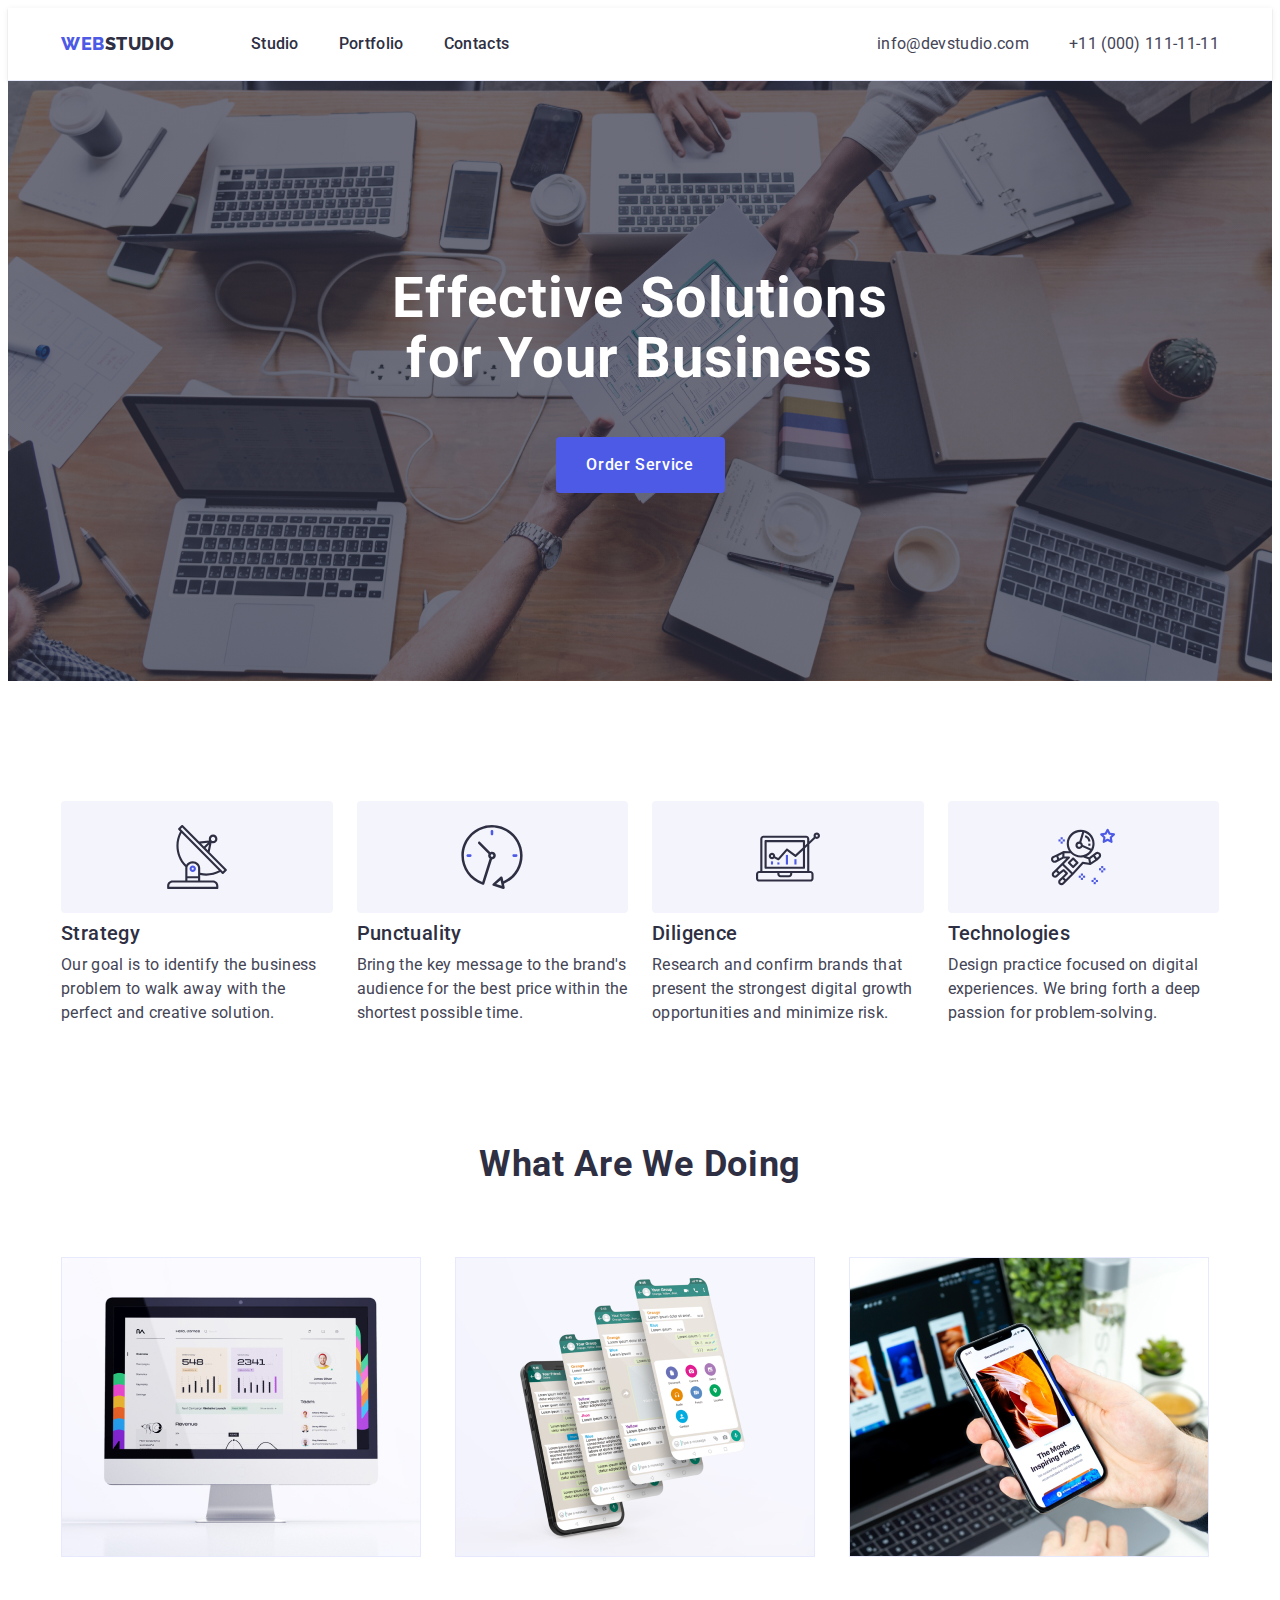
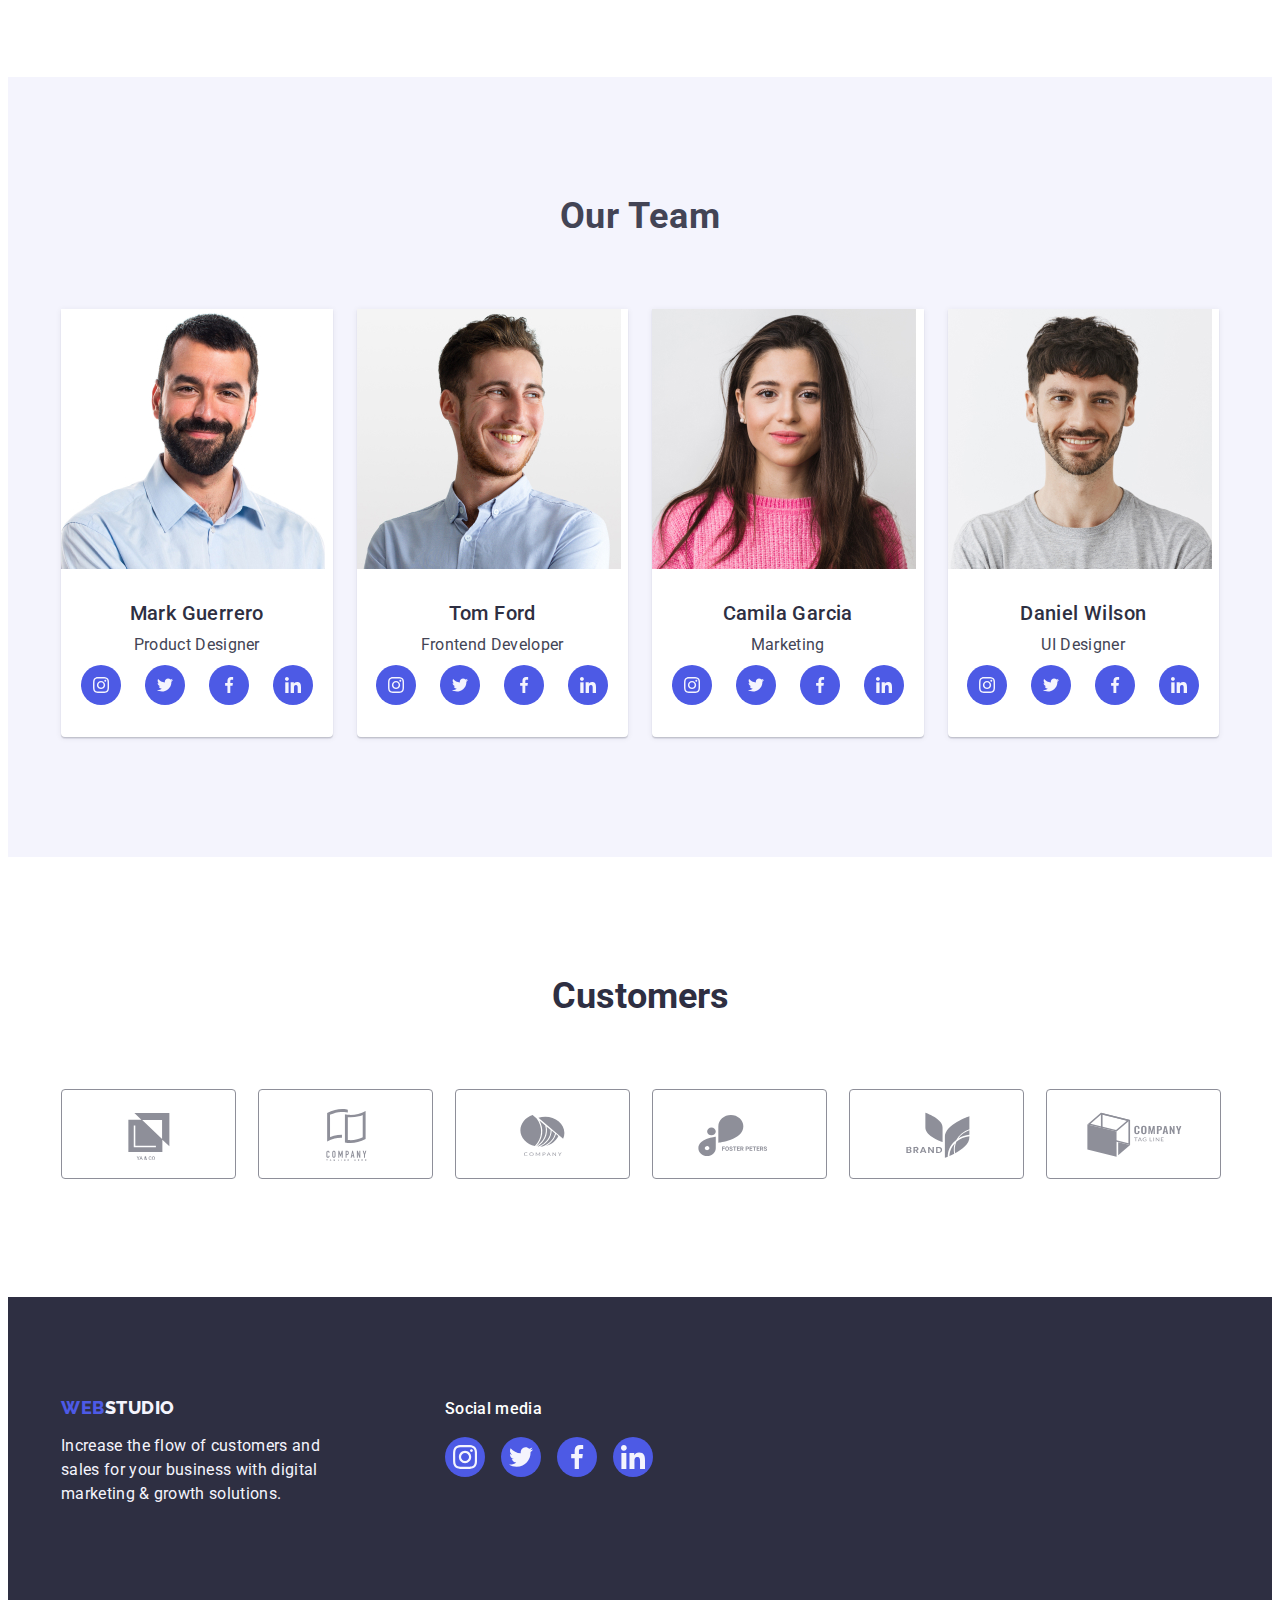
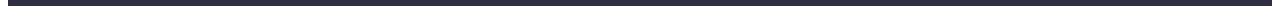
<file: index.html>
<!DOCTYPE html>
<html lang="en">
  <head>
    <meta charset="UTF-8" />
    <meta http-equiv="X-UA-Compatible" content="IE=edge" />
    <meta name="viewport" content="width=device-width, initial-scale=1.0"/>
    <title>WebStudio</title>
  <link rel="preconnect" href="https://fonts.googleapis.com">
  <link rel="preconnect" href="https://fonts.gstatic.com" crossorigin>
  <link href="https://fonts.googleapis.com/css2?family=Raleway:wght@800&family=Roboto:wght@400;500;700;900&display=swap"
    rel="stylesheet">
  <link rel="stylesheet" href="https://cdnjs.cloudflare.com/ajax/libs/modern-normalize/2.0.0/modern-normalize.min.css"
    integrity="sha512-4xo8blKMVCiXpTaLzQSLSw3KFOVPWhm/TRtuPVc4WG6kUgjH6J03IBuG7JZPkcWMxJ5huwaBpOpnwYElP/m6wg=="
    crossorigin="anonymous" referrerpolicy="no-referrer">

   <link rel="stylesheet" href="./css/styles.css"/>
   
  </head>
  <body>
    <header class="header-class">
     <div class="container header-item"> 
      <nav class="nav-item">
        <!--LOGO-->
        <a class="logo link" href="./index.html">Web<span class="logo-color">Studio</span></a>
        <ul class="header-menu-list list">
          <li><a class="list-a link" href="./index.html">Studio</a></li>
          <li><a class="list-a link" href="./portfolio.html">Portfolio</a></li>
          <li><a class="list-a link" href="">Contacts</a></li>
        </ul>
      </nav>
      <address class="address">
        <ul class="address-list list">
          <li class="item-addres">
            <a class="list-b link" href="mailto:info@devstudio.com">info@devstudio.com</a>
          </li>
          <li class="item-addres">
            <a class="list-b link" href="tel:+110001111111">+11 (000) 111-11-11</a>
          </li>
        </ul>
      </address>
     </div>
    </header>
    <!--main-->
    <main>
      <!--section1-->
      <section class="section-one">
        <div class="container">
          <h1 class="section-effective">Effective Solutions for Your Business</h1>
          <button class="section-but" type="button">Order Service</button>
        </div>
       </section>
      <!--section2-->
      <section class="section-two">
        <div class="container">
       <h2 class="visually-hidden">Features</h2>
        <ul class="features-list list">
          <li class="features-item">
          <div class="values-icon-container">
           <svg class="volues-icon" width="64" height="64">
           <use href="./images/icons.svg#icon-antenna-1"></use>
           </svg>
            </div>
            <h3 class="features-head">Strategy</h3>
            <p class="features-text">
              Our goal is to identify the business problem to walk away with the
              perfect and creative solution.
         </p>
          </li>
          <li class="features-item">
            <div class="values-icon-container">
              <svg class="volues-icon" width="64" height="64">
              <use href="./images/icons.svg#icon-clock-1"></use>
              </svg>
            </div>
            <h3 class="features-head">Punctuality</h3>
            <p class="features-text">
              Bring the key message to the brand's audience for the best price
              within the shortest possible time.
            </p>
          </li>
          <li class="features-item" >
            <div class="values-icon-container">
              <svg class="volues-icon" width="64" height="64">
                <use href="./images/icons.svg#icon-diagram-1"></use>
              </svg>
            </div>
            <h3 class="features-head">Diligence</h3>
            <p class="features-text">
              Research and confirm brands that present the strongest digital
              growth opportunities and minimize risk.
            </p>
          </li>
          <li class="features-item">
            <div class="values-icon-container">
              <svg class="volues-icon" width="64" height="64">
                <use href="./images/icons.svg#icon-astronaut-1"></use>
              </svg>
            </div>
            <h3 class="features-head">Technologies</h3>
            <p class="features-text">
              Design practice focused on digital experiences. We bring forth a
              deep passion for problem-solving.
            </p>
          </li>
        </ul>
        </div>
         </section>
      <!--section3-->
      <section class="section-work">
        <div class="work-container container"> 
<h2 class="section-img">What are we doing</h2>
<ul class="section-img-list list">
  <li class="section-work-picture">
    <img src="./images/img-5.jpg" alt="computer" width="360" height="300"/>
  </li>
  <li class="section-work-picture">
    <img src="./images/img-6.jpg" alt="mobil1" width="360" height="300"/>
  </li>
  <li class="section-work-picture">
    <img src="./images/img-7.jpg" alt="mobil2" width="360" height="300"/>
  </li>
  </ul>
  </div>
        
      </section>
      <!--section4-->
      <section class="section-format-img">
        <div class="section-format-corect container">
        <h2 class="section-format-work">Our Team</h2>
        <ul class="section-format-list list">
          <li class="section-picter">
            <img src="./images/img-1.jpg" alt="Mark" width="264"/>
    <div class="name-position">
<h3 class="features-head">Mark Guerrero</h3>
<p class="position-text">Product Designer</p>
<ul class="team-company list">
  <li class="company-list"><a href="#" class="social-list-link" target="_blank" rel="noopener noreferrer"><svg class="team-social_icon" width="16" height="16"><use href="./images/icons.svg#icon-instagram-2"></use></svg></a></li>
  <li class="company-list"><a href="#" class="social-list-link" target="_blank" rel="noopener noreferrer"><svg class="team-social_icon" width="16" height="16">
    <use href="./images/icons.svg#icon-twitter-1"></use>
  </svg></a></li>
  <li class="company-list"><a href="#" class="social-list-link" target="_blank" rel="noopener noreferrer"><svg class="team-social_icon" width="16" height="16">
    <use href="./images/icons.svg#icon-facebook-1"></use>
  </svg></a></li>
  <li class="company-list"><a href="#" class="social-list-link" target="_blank" rel="noopener noreferrer"><svg class="team-social_icon" width="16" height="16">
    <use href="./images/icons.svg#icon-linkedin-1"></use>
  </svg></a></li>
</ul>
</div>         
</li>

            <li class="section-picter">
            <img 
              src="./images/img-2.jpg"
              alt="Tom Ford"
              width="264"
              height="260"/>
<div class="name-position">
<h3 class="features-head">Tom Ford</h3>
<p class="position-text">Frontend Developer</p>
<ul class="team-company list">
  <li class="company-list"><a href="#" class="social-list-link" target="_blank" rel="noopener noreferrer"><svg class="team-social_icon" width="16" height="16">
    <use href="./images/icons.svg#icon-instagram-2"></use>
  </svg></a></li>
  <li class="company-list"><a href="#" class="social-list-link" target="_blank" rel="noopener noreferrer"><svg class="team-social_icon" width="16" height="16">
    <use href="./images/icons.svg#icon-twitter-1"></use></svg></a></li>
  <li class="company-list"><a href="#" class="social-list-link" target="_blank" rel="noopener noreferrer"><svg class="team-social_icon" width="16" height="16">
    <use href="./images/icons.svg#icon-facebook-1"></use></svg></a></li>
  <li class="company-list"><a href="#" class="social-list-link" target="_blank" rel="noopener noreferrer"><svg class="team-social_icon" width="16" height="16">
    <use href="./images/icons.svg#icon-linkedin-1"></use></svg></a></li>
</ul>
</div>
</li>
            <li class="section-picter">
            <img 
              src="./images/img-3.jpg"
              alt="Camilla Garcia"
              width="264"
              height="260"/>
       <div class="name-position">
<h3 class="features-head">Camila Garcia</h3>
<p class="position-text">Marketing</p>
<ul class="team-company list">
  <li class="company-list"><a href="#" class="social-list-link" target="_blank" rel="noopener noreferrer"><svg class="team-social_icon" width="16" height="16">
    <use href="./images/icons.svg#icon-instagram-2"></use>
  </svg></a> </li>
  <li class="company-list"><a href="#" class="social-list-link" target="_blank" rel="noopener noreferrer"><svg class="team-social_icon" width="16" height="16">
    <use href="./images/icons.svg#icon-twitter-1"></use></svg></a></li>

  <li class="company-list"><a href="#" class="social-list-link" target="_blank" rel="noopener noreferrer"><svg class="team-social_icon" width="16" height="16">
    <use href="./images/icons.svg#icon-facebook-1"></use></svg></a></li>
  <li class="company-list"><a href="#" class="social-list-link" target="_blank" rel="noopener noreferrer"><svg class="team-social_icon" width="16" height="16">
    <use href="./images/icons.svg#icon-linkedin-1"></use></svg></a></li>
</ul>
</div>     
</li>

            <li class="section-picter">
            <img
              src="./images/img-4.jpg"
              alt="Daniel Wilson"
              width="264"
              height="260"/>
           <div class="name-position">
<h3 class="features-head">Daniel Wilson</h3>
<p class="position-text">UI Designer</p>
<ul class="team-company list">
  <li class="company-list"><a href="#" class="social-list-link" target="_blank" rel="noopener noreferrer"><svg class="team-social_icon" width="16" height="16">
    <use href="./images/icons.svg#icon-instagram-2"></use>
  </svg></a></li>
  <li class="company-list"><a href="#" class="social-list-link" target="_blank" rel="noopener noreferrer"><svg class="team-social_icon" width="16" height="16">
    <use href="./images/icons.svg#icon-twitter-1"></use></svg></a></li>
  <li class="company-list"><a href="#" class="social-list-link" target="_blank" rel="noopener noreferrer"><svg class="team-social_icon" width="16" height="16">
    <use href="./images/icons.svg#icon-facebook-1"></use></svg></a></li>
  <li class="company-list"><a href="#" class="social-list-link" target="_blank" rel="noopener noreferrer"><svg class="team-social_icon" width="16" height="16">
    <use href="./images/icons.svg#icon-linkedin-1"></use></svg></a></li>
</ul>
</div>
</li>
        </ul>
        </div>
      </section>
      <!--section5-->
      <section class="costumers">
        <div class="container">
          <h2 class="costumers-name">Customers</h2>
          <ul class="costumers-list list">
            <li class="costumers-item"><a href="#" class="costumers-link link"><svg class="team-costumers_icon" width="104" height="56"><use href="./images/icons.svg#icon-Logo"></use></svg></a></li>
            <li class="costumers-item"><a href="#" class="costumers-link link"><svg class="team-costumers_icon" width="104" height="56"><use href="./images/icons.svg#icon-Logo-2"></use></svg></a></li>
            <li class="costumers-item"><a href="#" class="costumers-link link"><svg class="team-costumers_icon" width="104" height="56"><use href="./images/icons.svg#icon-Logo-3"></use></svg></a></li>
            <li class="costumers-item"><a href="#" class="costumers-link link"><svg class="team-costumers_icon" width="104" height="56"><use href="./images/icons.svg#icon-Logo-4"></use></svg></a></li>
            <li class="costumers-item"><a href="#" class="costumers-link link"><svg class="team-costumers_icon" width="104" height="56"><use href="./images/icons.svg#icon-Logo-5"></use></svg></a></li>
            <li class="costumers-item"><a href="#" class="costumers-link link"><svg class="team-costumers_icon" width="104" height="56"><use href="./images/icons.svg#icon-Logo-6"></use></svg></a></li>
            </ul>
        </div>
      </section>
    </main>
    <!--Footer-->
    <footer class="footer-page">
      <div class="footer-item container">
        <div class="footer-contanier">
<a class="logo-footer-item link" href="./index.html">Web<span class="logo-footer">Studio</span></a>
<p class="footer-text">
  Increase the flow of customers and sales for your business with digital
  marketing & growth solutions.
</p>
</div>
 <div class="footer-social-container">
    <p class="footer-social-text">Social media</p>
    <ul class="footer-social-list list">
      <li class="footer-social-item"><a href="#" class="footer-social-link link" target="_blank"
          rel="noopener noreferrer nofollow"><svg class="team-social_icon" width="24" height="24"><use href="./images/icons.svg#icon-instagram-2"></use></svg></a></li>
      <li class="footer-social-item"><a href="#" class="footer-social-link link" target="_blank"
          rel="noopener noreferrer nofollow"><svg class="team-social_icon" width="24" height="24"><use href="./images/icons.svg#icon-twitter-1"></use></svg></a></li>
      <li class="footer-social-item"><a href="#" class="footer-social-link link" target="_blank"
          rel="noopener noreferrer nofollow"><svg class="team-social_icon" width="24" height="24"><use href="./images/icons.svg#icon-facebook-1"></use></svg></a></li>
      <li class="footer-social-item"><a href="#" class="footer-social-link link" target="_blank"
          rel="noopener noreferrer nofollow"><svg class="team-social_icon" width="24" height="24"><use href="./images/icons.svg#icon-linkedin-1"></use></svg></a></li>
    </ul>
  </div>
  </div>
   </footer>
  </body>
</html>
</file>
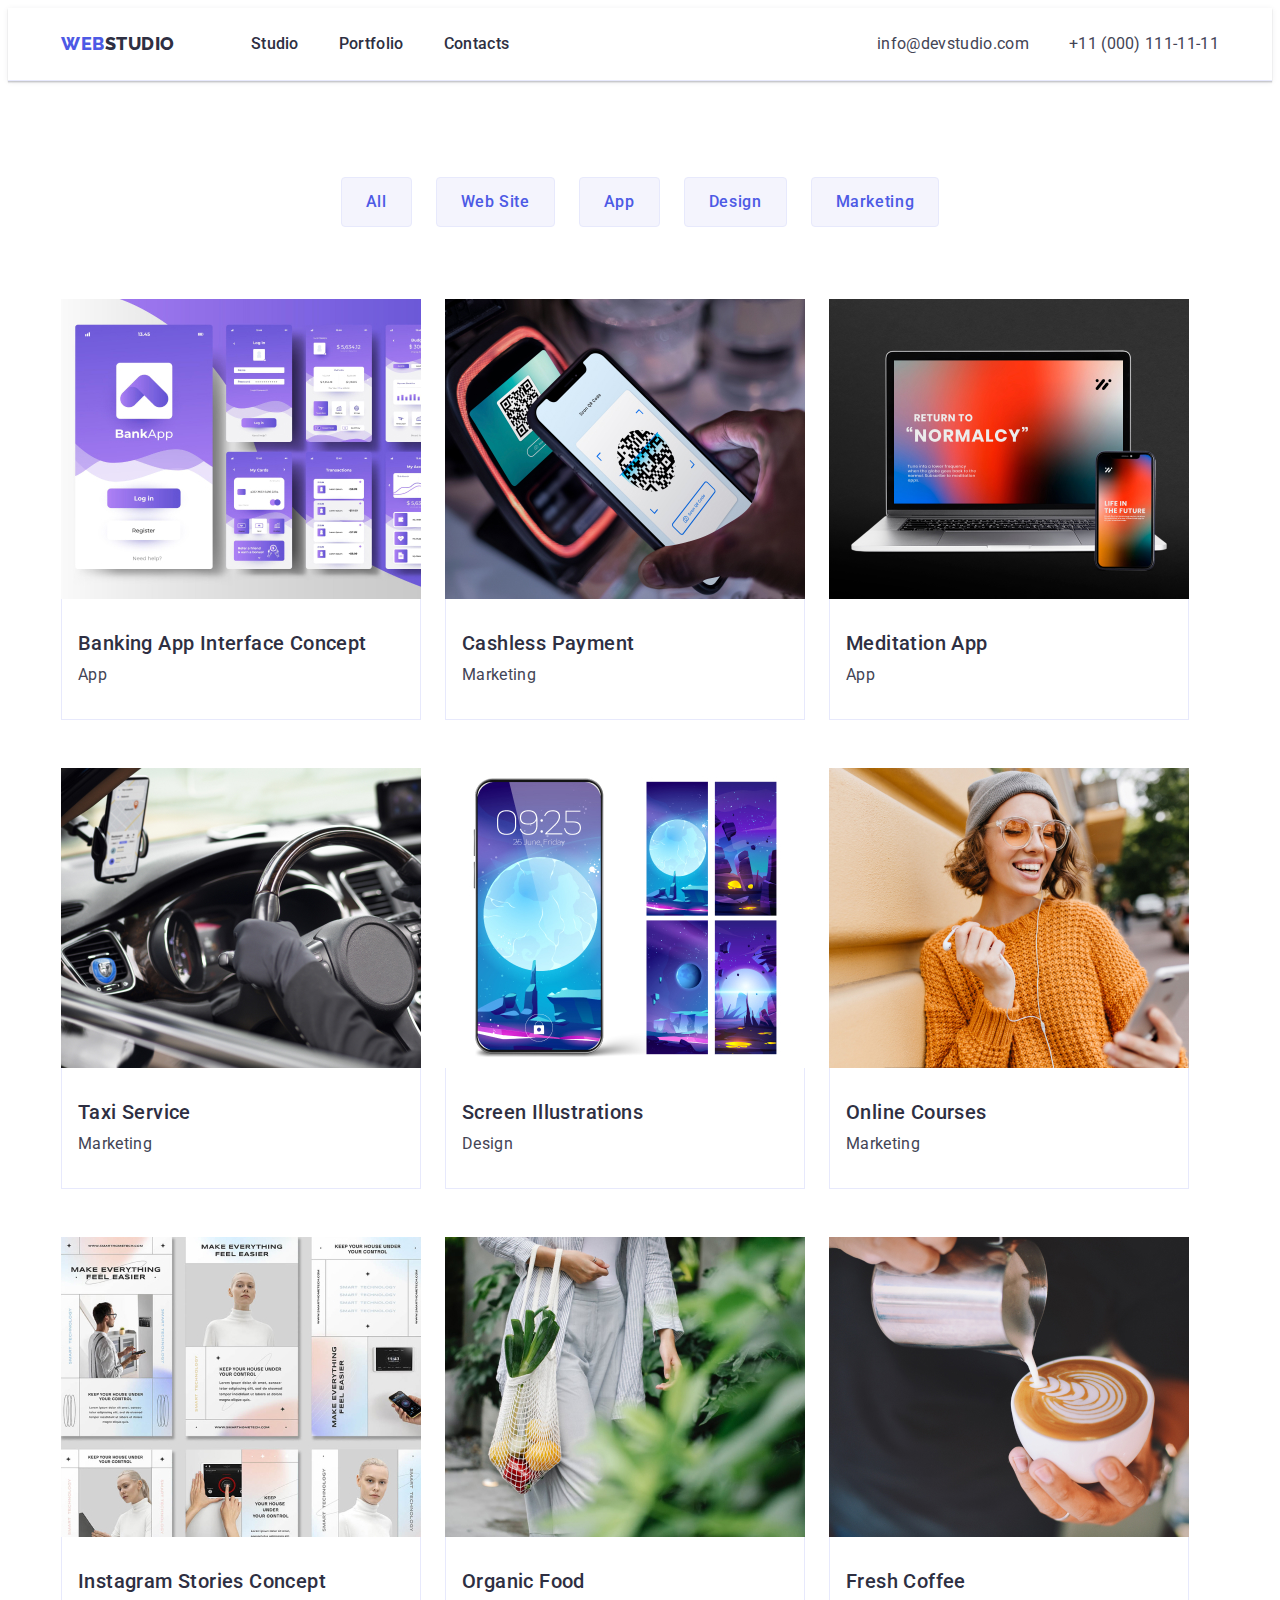
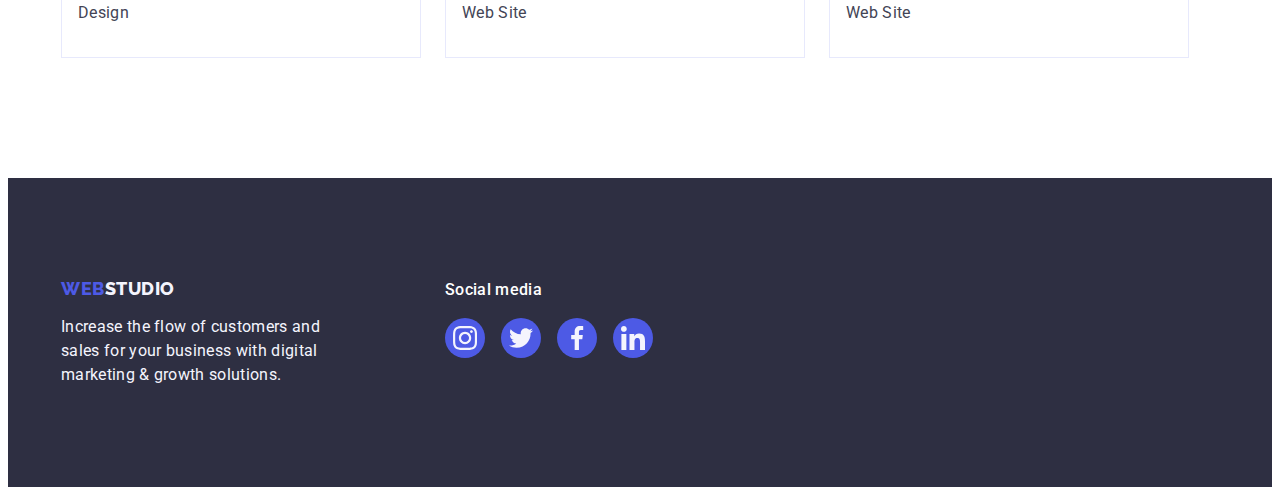
<file: portfolio.html>
<!DOCTYPE html>
<html lang="en">

<head>
  <meta charset="UTF-8" />
  <meta http-equiv="X-UA-Compatible" content="IE=edge" />
  <meta name="viewport" content="width=device-width, initial-scale=1.0" />
    <title>WebStudio</title>
  <link rel="preconnect" href="https://fonts.googleapis.com">
  <link rel="preconnect" href="https://fonts.gstatic.com" crossorigin>
  <link href="https://fonts.googleapis.com/css2?family=Raleway:wght@800&family=Roboto:wght@400;500;700;900&display=swap"
    rel="stylesheet">
   <link rel="stylesheet" href="https://cdnjs.cloudflare.com/ajax/libs/modern-normalize/2.0.0/modern-normalize.min.css"
    integrity="sha512-4xo8blKMVCiXpTaLzQSLSw3KFOVPWhm/TRtuPVc4WG6kUgjH6J03IBuG7JZPkcWMxJ5huwaBpOpnwYElP/m6wg=="
    crossorigin="anonymous" referrerpolicy="no-referrer">
    <link rel="stylesheet" href="./css/styles.css" />
</head>
   <header class="header-class">
    <div class="container header-item">
    <nav class="nav-item">
      <a class="logo link" href="./index.html">Web<span class="logo-color">Studio</span></a>
      <ul class="header-menu-list list">
        <li><a class="list-a link" href="./index.html">Studio</a></li>
        <li><a class="list-a link" href="./portfolio.html">Portfolio</a></li>
        <li><a class="list-a link" href="">Contacts</a></li>
      </ul>
     </nav>
    <address class="address">
      <ul class="header-address-list list">
        <li>
          <a class="list-b link" href="mailto:info@devstudio.com">info@devstudio.com</a>
        </li>
        <li>
          <a class="list-b link" href="tel:+110001111111">+11 (000) 111-11-11</a>
        </li>
      </ul>
    </address>
    </div>
  </header>
  <main>
    <!--hero-->
    <section class="prof-section">
      <div class="hero-prof-item container">
<h1 class="hidden-section visually-hidden">Portfolio</h1>
<ul class="website list">
  <li class="portf-desing"><button class="desing-all" type="button">All</button></li>
  <li class="portf-desing"><button class="desing-all" type="button">Web Site</button></li>
  <li class="portf-desing"><button class="desing-all" type="button">App</button></li>
  <li class="portf-desing"><button class="desing-all" type="button">Design</button></li>
  <li class="portf-desing"><button class="desing-all" type="button">Marketing</button></li>
</ul>

<!--section 2-->
<ul class="for list">
  <li class="second-app">
    <a href class="portfolio-link link">
      <img src="./images/portflu-1.jpg" alt="interface" width="360" height="300">
      <div class="app-conteiner">
<h2 class="card-name">Banking App Interface Concept</h2>
<p class="card-paragraf">App</p>

      </div>
      
    </a>
  </li>
  <li class="second-app">
    <a href class="portfolio-link link">
      <img src="./images/portflu-2.jpg" alt="interface" width="360" height="300">
      <div  class="app-conteiner">
<h2 class="card-name">Cashless Payment</h2>
<p class="card-paragraf">Marketing</p>
      </div>
      

    </a>
  </li>
  <li class="second-app">
    <a href class="portfolio-link link">
      
      <img src="./images/portflu-3.jpg" alt="interface" width="360" height="300">
  <div class="app-conteiner">
<h2 class="card-name">Meditation App</h2>
<p class="card-paragraf">App</p>
   </div>
      

    </a>
  </li>
  <li class="second-app">
    <a href class="portfolio-link link">
      <img src="./images/portflu-4.jpg" alt="interface" width="360" height="300">
      <div  class="app-conteiner">
<h2 class="card-name">Taxi Service</h2>
<p class="card-paragraf">Marketing</p>
      </div>
      

    </a>
  </li>
  <li class="second-app">
    <a href class="portfolio-link link">
      <img src="./images/portflu-5.jpg" alt="interface" width="360" height="300">
      <div  class="app-conteiner">
<h2 class="card-name">Screen Illustrations</h2>
<p class="card-paragraf">Design</p>
      </div>
      

    </a>
  </li>
  <li class="second-app">
    <a href class="portfolio-link link">
      <img src="./images/portflu-6.jpg" alt="interface" width="360" height="300">
      <div  class="app-conteiner">
<h2 class="card-name">Online Courses</h2>
<p class="card-paragraf">Marketing</p>
      </div>
      </a>
  </li>
  <li class="second-app">
    <a href class="portfolio-link link">
      <img src="./images/portflu-7.jpg" alt="interface" width="360" height="300">
      <div  class="app-conteiner">
<h2 class="card-name">Instagram Stories Concept</h2>
<p class="card-paragraf">Design</p>
      </div>
      

    </a>
  </li>
  <li class="second-app">
    <a href class="portfolio-link link">
      <img src="./images/portflu-8.jpg" alt="interface" width="360" height="300">
      <div  class="app-conteiner">
<h2 class="card-name">Organic Food</h2>
<p class="card-paragraf">Web Site</p>
      </div>
      

    </a>
  </li>
  <li class="second-app">
    <a href class="portfolio-link link">
      <img src="./images/portflu-9.jpg" alt="interface" width="360" height="300">
      <div  class="app-conteiner">
<h2 class="card-name">Fresh Coffee</h2>
<p class="card-paragraf">Web Site</p>
      </div>
     

    </a>
  </li>
</ul>
      </div>
   </section>
  
  
  </main>
  <footer class="footer-page">
    <div class="footer-item container">
      <div class="footer-contanier">
        <a class="logo-footer-item link" href="./index.html">Web<span class="logo-footer">Studio</span></a>
        <p class="footer-text">
          Increase the flow of customers and sales for your business with digital
          marketing & growth solutions.
        </p>
      </div>
      <div class="footer-social-container">
        <p class="footer-social-text">Social media</p>
        <ul class="footer-social-list list">
          <li class="footer-social-item"><a href="#" class="footer-social-link link" target="_blank"
              rel="noopener noreferrer nofollow"><svg class="team-social_icon" width="24" height="24">
                <use href="./images/icons.svg#icon-instagram-2"></use>
              </svg></a></li>
          <li class="footer-social-item"><a href="#" class="footer-social-link link" target="_blank"
              rel="noopener noreferrer nofollow"><svg class="team-social_icon" width="24" height="24">
                <use href="./images/icons.svg#icon-twitter-1"></use>
              </svg></a></li>
          <li class="footer-social-item"><a href="#" class="footer-social-link link" target="_blank"
              rel="noopener noreferrer nofollow"><svg class="team-social_icon" width="24" height="24">
                <use href="./images/icons.svg#icon-facebook-1"></use>
              </svg></a></li>
          <li class="footer-social-item"><a href="#" class="footer-social-link link" target="_blank"
              rel="noopener noreferrer nofollow"><svg class="team-social_icon" width="24" height="24">
                <use href="./images/icons.svg#icon-linkedin-1"></use>
              </svg></a></li>
        </ul>
      </div>
        
      
    </div>
  </footer>
</file>
<file: css/styles.css>
:root{
  --grey: #434455;
--background-color:#2e2f42;
--blu-color: #4d5ae5;
--dark-grey:#8e8f99;
--white-color:#FFFFFF;
--light-green: #31d0aa;
--light-white:#f4f4fd;
--dark-blu:#404bbf;
}
.header-class{
  border-bottom: 1px solid #e7e9fc;
  background-color:var(--white-color);
  box-shadow:0px 2px 1px rgba(46, 47, 66, 0.08),
    0px 1px 1px rgba(46, 47, 66, 0.16),
    0px 1px 6px rgba(46, 47, 66, 0.08);
 }

.container{
  width: 1158px;
  margin: 0 auto;
  padding: 0 15px;
}

.visually-hidden{
  position: absolute;
  width: 1px;
  height: 1px;
  margin: -1px;
  border: 0;
  padding: 0;
  white-space: nowrap;
  clip-path: inset(100%);
  clip: rect(0 0 0 0);
  overflow: hidden;
}

img{
  display: block;
  max-width: 100%;
  height: auto;
}

ul,
ol {
  margin: 0;
  padding: 0;
}
p,
h1,
h2,
h3,
h4,
h5,
h6 {
  margin: 0;
}

.nav-item{
  display: flex;
  align-items: center;
}

/*body*/

body{font-family:"Roboto",sans-serif ;
color:var(--grey);
background-color:var(--white-color);}

/*header,logo,menu*/

.logo{
  font-family:"Raleway",sans-serif;
  font-weight: 800;
  font-size: 18px;
  font-style: normal;
  line-height: 1.17;
  letter-spacing: 0.03em;
  text-transform: uppercase;
  color:var(--blu-color);
  text-decoration: none;
  margin-right: 76px;
}

.link{text-decoration: none;}

.logo-color{color:var(--background-color);  
}

.list-a{
  display: block;
font-weight: 500;
font-size: 16px;
line-height: 1.5;
letter-spacing: 0.02em;
color: var(--background-color);
padding-top: 24px;
padding-bottom: 24px;
}

.list-b{
  font-family: "Roboto", sans-serif;
  font-weight: 400;
  font-style: normal;
font-size: 16px;
line-height: 1.5;
letter-spacing: 0.02em;
color: var(--grey);
}

.list-a:hover,
.list-a:focus,
.list-b:hover,
.list-b:focus {
  color: var(--dark-blu);
}

.header-menu-list{
    display: flex;
    gap: 40px;
}
.header-address-list{
display: flex;
  gap: 40px;
}

.address-list{
  display: flex;
    gap: 40px;
}

.features-list{
  display: flex;
    gap: 24px;
}

.section-img-list{
  display: flex;
    gap: 24px;
    justify-content: center;
}

.section-format-list{
  display: flex;
    gap: 24px;
    justify-content: center;
}

.header-item{
  display: flex;
  align-items: center;
}

/*address*/

.address{
margin-left: auto;
font-style: normal;

 }
/*section1*/

.section-one{
 background-image: linear-gradient(rgba(46, 47, 66, 0.7), rgba(46, 47, 66, 0.7)), url(../images/hero-img.jpg);
 max-width: 1440px;
 background-repeat: no-repeat;
 background-position: center;
 background-size: cover;
 padding: 188px 0;
 margin: 0 auto;

  }
  .section-effective{
    font-size: 56px;
    line-height: 1.07;
    letter-spacing: 0.02em;
    text-align: center;
    color:var(--white-color);
    max-width: 496px;
    margin-left: auto;
    margin-right: auto;
  }
  .section-but{
    background-color:var(--blu-color);
    font-family:"Roboto",sans-serif;
    font-style: normal;
    font-weight: 500;
    font-size: 16px;
    line-height: 1.5;
    letter-spacing:0.04em;
    color:var(--white-color);
    cursor: pointer;
    min-width: 169px;
    height: 56px;
    border: none;
    border-radius: 4px;
    display: block;
    margin-left: auto;
    margin-right: auto ;
    margin-top: 48px;
    box-shadow: 0px 4px 4px rgba(0, 0, 0, 0.15,);
  }

  .section-but:hover{
    background-color:#404BBF ;
  }

    .section-but:focus{
      background-color:#404BBF ;
    }

   /*section-2*/
   .values-icon-container{
    display: flex;
    align-items: center;
    justify-content: center;
    height: 112px;
    background-color:var(--light-white);
    border-radius: 4px;
    margin-bottom: 8px;
   }
  
  .features-item{
    width: calc((100% - 72px) / 4);
  }
  .section-two{
    padding-top: 120px;
    padding-bottom: 120px;
  }
  .features-head{
    font-weight: 500;
      font-size: 20px;
      line-height: 1.2;
      letter-spacing: 0.02em;
      color:var(--background-color);
      margin-bottom: 8px;
  }
.features-text{
  line-height: 1.5;
  letter-spacing: 0.02em;
   font-size: 16px;
 }


/*section-3*/
.section-work{
  padding-bottom: 120px;
}
.section-work-picture{
  width: calc((100% - 48px) / 3);
}

.section-img{
  margin-bottom: 72px;
  font-size: 36px;
  letter-spacing: 0.02em;
  line-height: 1.11;
  text-align: center;
  text-transform: capitalize;
  color:var(--background-color);
  background-color:var(--white-color);
}

/*section-4*/

.position-text{
  line-height: 1.5;
  letter-spacing: 0.02em;
  font-size: 16px;
  margin-bottom: 8px;
  text-align: center;
}

.social-list-link{
  width: 100%;
  height: 100%;
  border-radius: 50%;
  display: flex;
  align-items: center;
  justify-content: center;
  background-color: var(--blu-color);

}
.social-list-link:hover{
  background-color: #404bbf;
}
.social-list-link:focus{
  background-color: #404bbf;
}

.company-list{
  width: 40px;
  height: 40px;  
}
.team-company{
  display: flex;
  justify-content: center;
  gap: 24px;
}

.list{
 list-style: none;
}

.section-format-img{
  background-color:var(--light-white);
  padding: 120px 0;
}
.section-format-work {
  margin-bottom: 72px;
  font-size: 36px;
    line-height: 1.11;
    letter-spacing: 0.02em;
    text-transform: capitalize;
    color: var(--title-color);
    text-align: center;
}
.section-picter{
  background-color:var(--white-color);
  width: calc((100% - 72px) / 4);
    border-radius: 0px 0px 4px 4px;
    box-shadow: 0px 1px 6px rgba(46, 47, 66, 0.08),
        0px 1px 1px rgba(46, 47, 66, 0.16),
        0px 2px 1px rgba(46, 47, 66, 0.08);
  }

.name-position{
  text-align: center;
  padding: 32px 16px;
  
}
svg.team-social_icon{
fill: var(--light-white);
}

 /*--portfolio--*/

.portfolio-link{
  display: block;
}
.portfolio-link:hover{
  box-shadow: 0px 1px 6px rgba(46, 47, 66, 0.08),
      0px 1px 1px rgba(46, 47, 66, 0.16),
      0px 2px 1px rgba(46, 47, 66, 0.08);    
}
.portfolio-link:focus{
  box-shadow: 0px 1px 6px rgba(46, 47, 66, 0.08),
    0px 1px 1px rgba(46, 47, 66, 0.16),
    0px 2px 1px rgba(46, 47, 66, 0.08);
}

.prof-section{
  padding-top: 96px;
  padding-bottom: 120px;
  padding: 96px 0 120px 0
}


.website{
  display: flex;
  justify-content: center;
  gap: 24px;
  margin-bottom: 72px
}
.desing-all{
  padding: 12px 24px;
  border: 1px solid #e7e9fc;
  border-radius: 4px;
}
.desing-all:hover{
  border: 1px solid transparent;
  box-shadow:0px 3px 1px rgba(0, 0, 0, 0.1),
    0px 2px 1px rgba(0, 0, 0, 0.08),
    0px 2px 2px rgba(0, 0, 0, 0.12);
}
.desing-all:focus{
  border: 1px solid transparent;
  box-shadow:0px 3px 1px rgba(0, 0, 0, 0.1),
    0px 2px 1px rgba(0, 0, 0, 0.08),
    0px 2px 2px rgba(0, 0, 0, 0.12);
}

.for{
  display: flex;
  flex-wrap: wrap;
  column-gap: 24px;
  row-gap: 48px;
}
.app-conteiner{
  padding: 32px 16px;
  border: 1px solid #e7e9fc;
  border-top: none;
 }
   /*section5*/
    
   .costumers{
      padding-top: 120px;
      padding-bottom: 120px;
    }

   .costumers-name{
    text-align: center;
    font-style: normal;
    font-weight: 700;
    font-size: 36px;
    line-height: 1.11;
    margin-bottom: 72px;
    color: var(--background-color);
    text-transform: capitalize;
   }

   .costumers-list{
    display: flex;
    gap: 24px;
   }
   .costumers-item{
    width: calc((100% - 120px) / 6);
    height: 88px;
   }
   .costumers-link{
    width: 100%;
    height: 100%;
    border: 1px solid #8e8f99;
    border-radius: 4px;
    display: flex;
    align-items: center;
    justify-content: center;
    color: var(--dark-grey);
   }

   .costumers-link:hover{
    border-color: var(--dark-blu);
  color: var(--dark-blu);
   }

   .costumers-link:focus{
border-color: var(--dark-blu);
color: var(--dark-blu);
   }

   svg.team-costumers_icon{
    fill:currentColor; 
   }

/*Footer*/
.logo-footer-item{
  font-family: "Raleway", sans-serif;
    font-weight: 800;
    font-size: 18px;
    font-style: normal;
    line-height: 1.17;
    letter-spacing: 0.03em;
    text-transform: uppercase;
    color: var(--blu-color);
    display: inline-block;
    margin-bottom: 16px;
}

.logo-footer{
  color:var(--light-white);
}

.footer-text{
  color:var(--light-white);
  font-size: 16px;
  line-height: 1.5;
  letter-spacing: 0.02em;
  max-width: 264px;
}
.desing-all{font-family: "Roboto", sans-serif;
  font-weight: 500;
  font-size: 16px;
  line-height: 1.5;
  letter-spacing: 0.04em;
  color:var(--blu-color);
  background-color:var(--light-white);
  cursor: pointer;
}
.desing-all:hover{
  color: #FFFFFF;
  background-color: #404BBF;
}
.desing-all:focus{
  color:  #FFFFFF;
  background-color: #404BBF;
}
.card-name{
  font-weight: 500;
  font-size: 20px;
  line-height: 1.2;
  letter-spacing: 0.02em;
  color:var(--background-color);
  margin-bottom: 8px;
}

.card-paragraf{
  line-height: 1.5;
  letter-spacing: 0.02em;
  color:var(--grey);
   
}
.footer-page{
  background-color:var(--background-color);
  padding: 100px 0;
}

.footer-item {
  display: flex;
  align-items: baseline;
}

.footer-contanier {
  width: 264px;
  margin-right: 120px;
}

.footer-social-container {
 width: 208px;
}

 .footer-social-text{
  font-weight: 500;
  line-height: 1.5;
  letter-spacing: 0.02em;
  color: var(--white-color);
  margin-bottom: 16px;
}
.footer-social-list{
  display: flex;
  gap: 16px;
}
.footer-social-item{
  width: 40px;
  height: 40px;
}
.footer-social-link{
  width: 100%;
  height: 100%;
  background-color: var(--blu-color);
  border-radius:50%;
  display: flex;
  align-items: center;
  justify-content: center;
}
.footer-social-link:hover,.footer-social-link:focus{
  background-color: #31d0aa;
}
</file>
